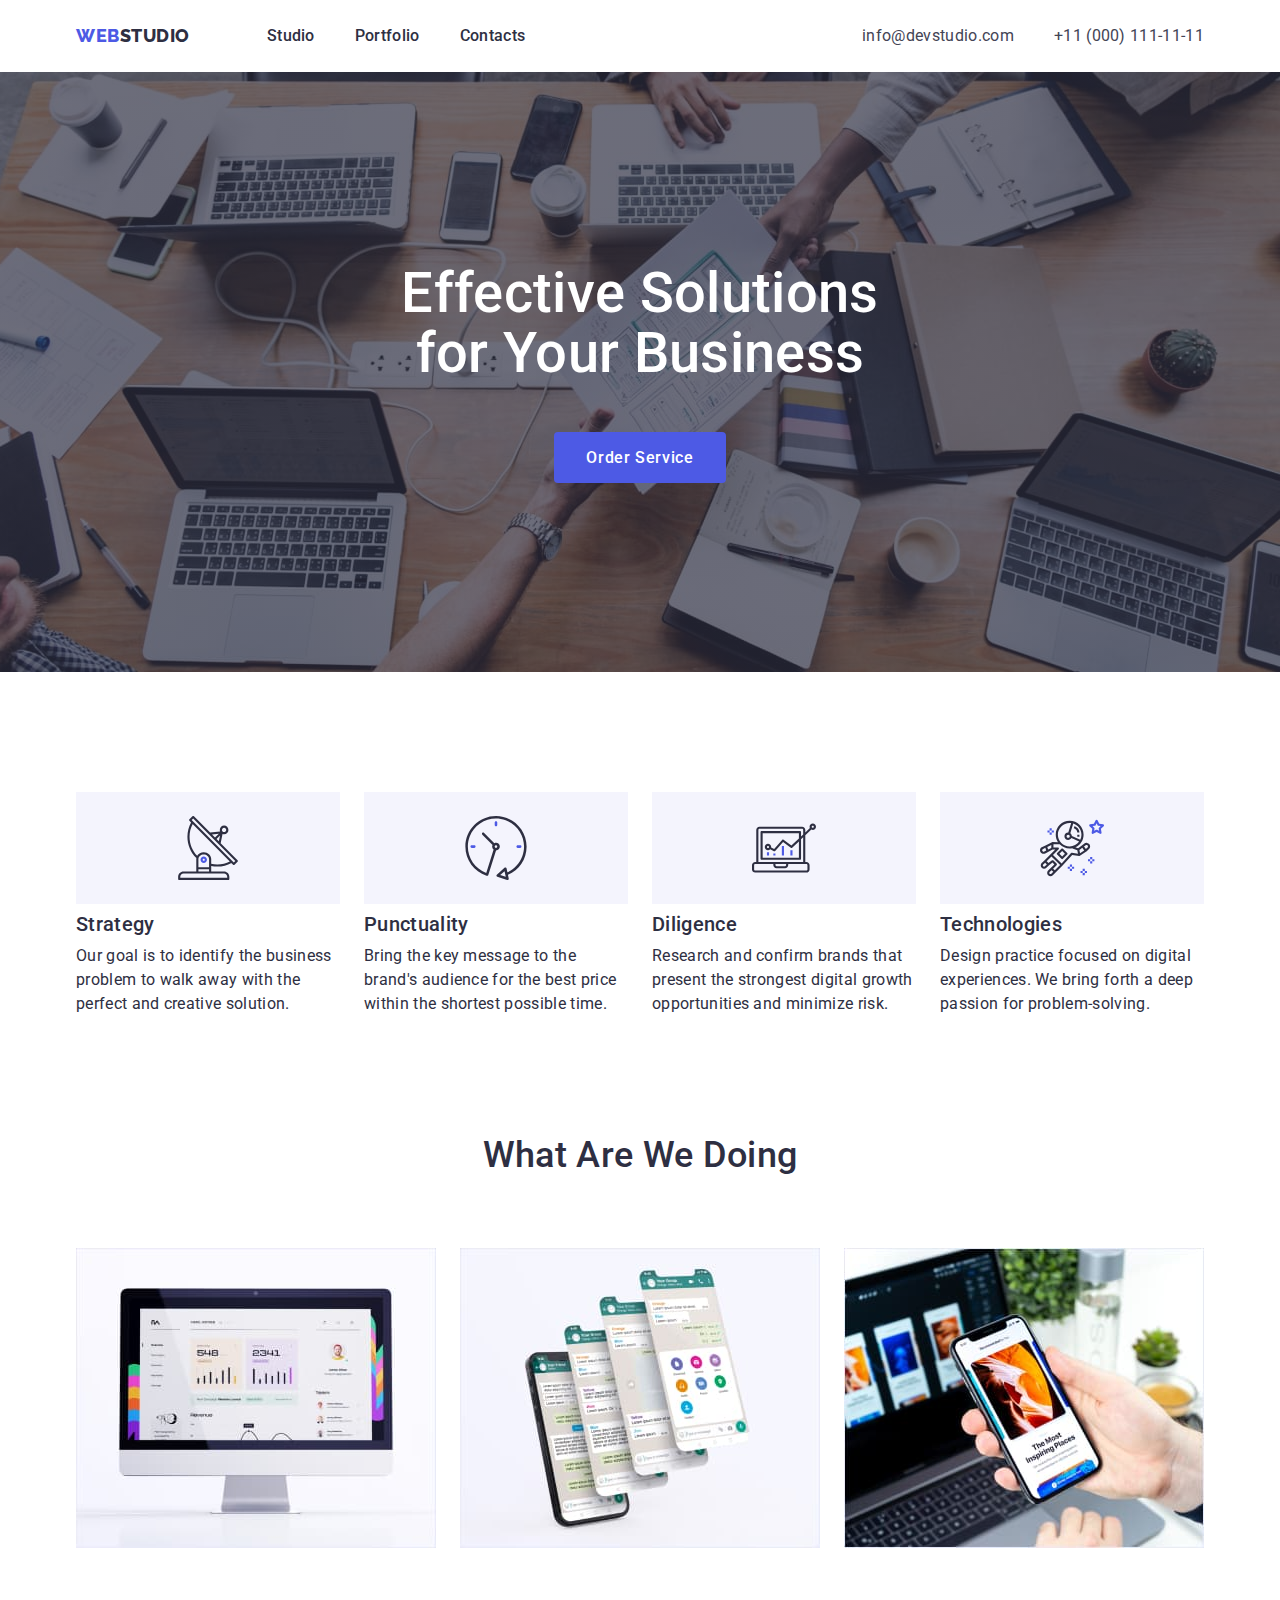
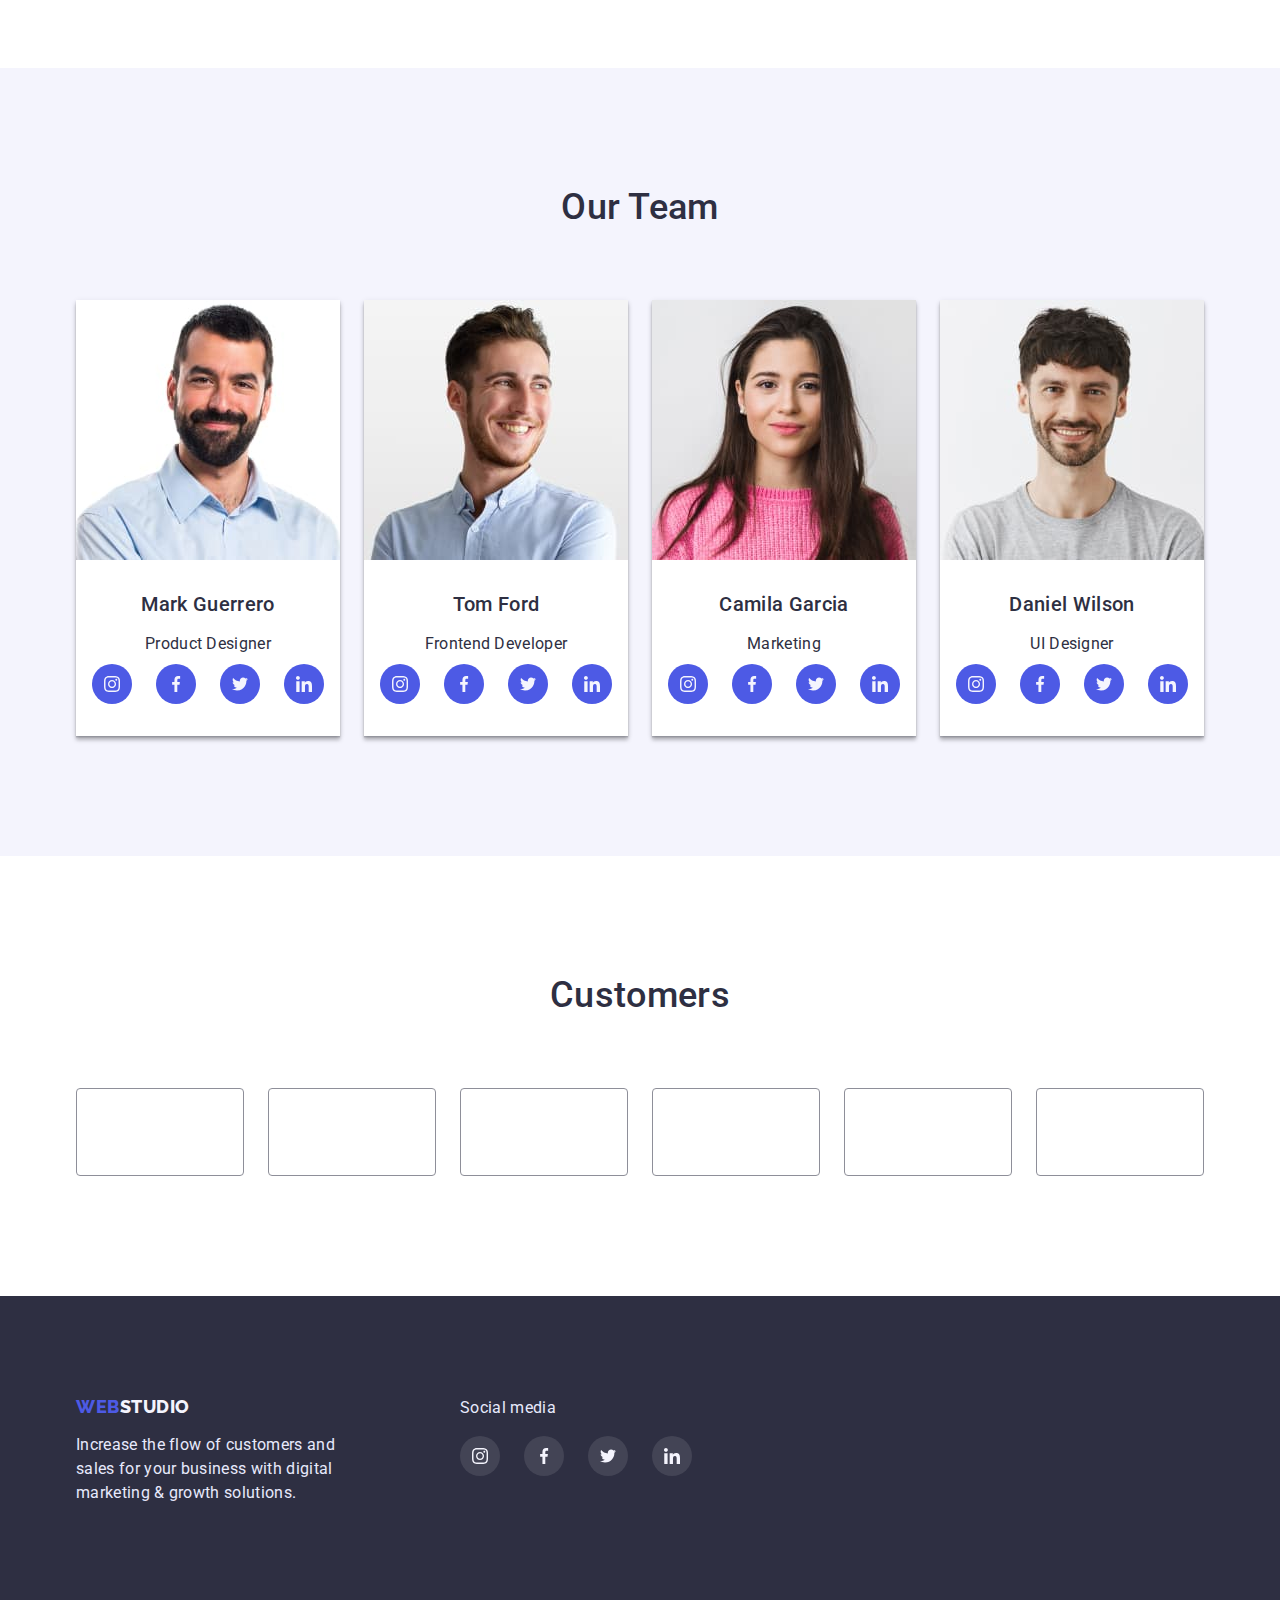
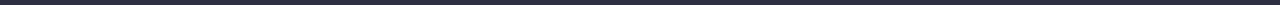
<file: index.html>
<!DOCTYPE html>
<html lang="en">
	<head>
		<meta charset="UTF-8" />
		<meta http-equiv="X-UA-Compatible" content="IE=edge" />
		<meta name="viewport" content="width=device-width, initial-scale=1.0" />
		<title>Studio</title>
		<link rel="preconnect" href="https://fonts.googleapis.com" />
		<link rel="preconnect" href="https://fonts.gstatic.com" crossorigin />
		<link
			href="https://fonts.googleapis.com/css2?family=Raleway:wght@800&family=Roboto:wght@400;500;700;900&display=swap"
			rel="stylesheet"
		/>
		<link
			rel="stylesheet"
			href="https://cdnjs.cloudflare.com/ajax/libs/modern-normalize/1.1.0/modern-normalize.min.css"
		/>
		<link rel="stylesheet" href="./css/styles.css" />
	</head>
	<body>
		<header>
			<div class="container header-nav">
				<a href="/" class="logo-header">Web<span class="logo-header-studio">studio</span></a>
				<nav>
					<ul class="site-nav">
						<li class="item"><a class="link" href="" class="link current">Studio</a></li>
						<li class="item"><a class="link" href="./portfolio.html" class="link">Portfolio</a></li>
						<li class="item"><a class="link" href="" class="link">Contacts</a></li>
					</ul>
				</nav>
				<ul class="contact-nav">
					<li class="item"><a class="link" href="mailto:info@devstudio.com">info@devstudio.com</a></li>
					<li class="item"><a class="link" href="tel:+110001111111">+11 (000) 111-11-11</a></li>
				</ul>
			</div>
		</header>

		<main>
			<!--Hero-->
			<section class="hero">
				<h1 class="hero-title">Effective Solutions for Your Business</h1>
				<button type="button" class="hero-button">Order Service</button>
			</section>

			<!--No name section-->
			<section class="section">
				<div class="container">
					<h2 class="section-title" hidden>Benefits</h2>
					<ul class="section-list">
						<li class="item-noname">
							<div class="noname-svg">
								<svg width="64" height="64"><use href="./images/icons.svg#icon-icon-strategy"></use></svg>
							</div>
							<h3 class="item-title">Strategy</h3>
							<p class="item-text"
								>Our goal is to identify the business problem to walk away with the perfect and creative solution.</p
							>
						</li>
						<li class="item-noname">
							<div class="noname-svg">
								<svg width="64" height="64"><use href="./images/icons.svg#icon-icon-punctuality"></use></svg>
							</div>
							<h3 class="item-title">Punctuality</h3>
							<p class="item-text"
								>Bring the key message to the brand's audience for the best price within the shortest possible time.</p
							>
						</li>
						<li class="item-noname">
							<div class="noname-svg">
								<svg width="64" height="64"><use href="./images/icons.svg#icon-icon-diligence"></use></svg>
							</div>
							<h3 class="item-title">Diligence</h3>
							<p class="item-text"
								>Research and confirm brands that present the strongest digital growth opportunities and minimize
								risk.</p
							>
						</li>
						<li class="item-noname">
							<div class="noname-svg">
								<svg width="64" height="64"><use href="./images/icons.svg#icon-icon-technologies"></use></svg>
							</div>
							<h3 class="item-title">Technologies</h3>
							<p class="item-text"
								>Design practice focused on digital experiences. We bring forth a deep passion for problem-solving.</p
							>
						</li>
					</ul>
				</div>
			</section>

			<!--What are we doing-->
			<section class="section-what">
				<div class="container">
					<h2 class="section-title">What Are We Doing</h2>
					<ul class="section-list">
						<li class="item-what"
							><img class="img-block" width="360" height="300" src="./images/computer.jpg" alt="computer"
						/></li>
						<li class="item-what"
							><img class="img-block" width="360" height="300" src="./images/smartphones.jpg" alt="smartphones"
						/></li>
						<li class="item-what"
							><img class="img-block" width="360" height="300" src="./images/workplace.jpg" alt="workplace"
						/></li>
					</ul>
				</div>
			</section>

			<!--Our team-->
			<section class="ourteam">
				<div class="container">
					<h2 class="section-title">Our Team</h2>
					<ul class="section-list">
						<li class="item-team">
							<img class="img-block" width="264" height="260" src="./images/mark.jpg" alt="photo of Mark" />
							<div class="ourteam-person">
								<h3 class="item-team-title">Mark Guerrero</h3>
								<p class="item-team-text">Product Designer</p>
								<ul class="social-list">
									<li class="item-social">
										<a class="link-social team" href="">
											<svg width="16" height="16">
												<use href="./images/icons.svg#icon-icon-instagram"></use>
											</svg>
										</a>
									</li>
									<li class="item-social">
										<a class="link-social team" href="">
											<svg width="16" height="16">
												<use href="./images/icons.svg#icon-icon-facebook"></use>
											</svg>
										</a>
									</li>
									<li class="item-social">
										<a class="link-social team" href="">
											<svg width="16" height="16">
												<use href="./images/icons.svg#icon-icon-twitter"></use>
											</svg>
										</a>
									</li>
									<li class="item-social">
										<a class="link-social team" href="">
											<svg width="16" height="16">
												<use href="./images/icons.svg#icon-icon-linkedin"></use>
											</svg>
										</a>
									</li>
								</ul>
							</div>
						</li>
						<li class="item-team">
							<img class="img-block" width="264" height="260" src="./images/tom.jpg" alt="photo of Tom" />
							<div class="ourteam-person">
								<h3 class="item-team-title">Tom Ford</h3>
								<p class="item-team-text">Frontend Developer</p>
								<ul class="social-list">
									<li class="item-social">
										<a class="link-social team" href="">
											<svg width="16" height="16"><use href="./images/icons.svg#icon-icon-instagram"></use></svg>
										</a>
									</li>
									<li class="item-social">
										<a class="link-social team" href="">
											<svg width="16" height="16"><use href="./images/icons.svg#icon-icon-facebook"></use></svg>
										</a>
									</li>
									<li class="item-social">
										<a class="link-social team" href="">
											<svg width="16" height="16"><use href="./images/icons.svg#icon-icon-twitter"></use></svg>
										</a>
									</li>
									<li class="item-social">
										<a class="link-social team" href="">
											<svg width="16" height="16"><use href="./images/icons.svg#icon-icon-linkedin"></use></svg>
										</a>
									</li>
								</ul>
							</div>
						</li>
						<li class="item-team">
							<img class="img-block" width="264" height="260" src="./images/camila.jpg" alt="photo of Camila" />
							<div class="ourteam-person">
								<h3 class="item-team-title">Camila Garcia</h3>
								<p class="item-team-text">Marketing</p>
								<ul class="social-list">
									<li class="item-social">
										<a class="link-social team" href="">
											<svg width="16" height="16"><use href="./images/icons.svg#icon-icon-instagram"></use></svg>
										</a>
									</li>
									<li class="item-social">
										<a class="link-social team" href="">
											<svg width="16" height="16"><use href="./images/icons.svg#icon-icon-facebook"></use></svg>
										</a>
									</li>
									<li class="item-social">
										<a class="link-social team" href="">
											<svg width="16" height="16"><use href="./images/icons.svg#icon-icon-twitter"></use></svg>
										</a>
									</li>
									<li class="item-social">
										<a class="link-social team" href="">
											<svg width="16" height="16"><use href="./images/icons.svg#icon-icon-linkedin"></use></svg>
										</a>
									</li>
								</ul>
							</div>
						</li>
						<li class="item-team">
							<img class="img-block" width="264" height="260" src="./images/daniel.jpg" alt="photo of Daniel" />
							<div class="ourteam-person">
								<h3 class="item-team-title">Daniel Wilson</h3>
								<p class="item-team-text">UI Designer</p>
								<ul class="social-list">
									<li class="item-social">
										<a class="link-social team" href="">
											<svg width="16" height="16"><use href="./images/icons.svg#icon-icon-instagram"></use></svg>
										</a>
									</li>
									<li class="item-social">
										<a class="link-social team" href="">
											<svg width="16" height="16"><use href="./images/icons.svg#icon-icon-facebook"></use></svg>
										</a>
									</li>
									<li class="item-social">
										<a class="link-social team" href="">
											<svg width="16" height="16"><use href="./images/icons.svg#icon-icon-twitter"></use></svg>
										</a>
									</li>
									<li class="item-social">
										<a class="link-social team" href="">
											<svg width="16" height="16"><use href="./images/icons.svg#icon-icon-linkedin"></use></svg>
										</a>
									</li>
								</ul>
							</div>
						</li>
					</ul>
				</div>
			</section>

			<!-- Customers -->
			<section class="section-customers">
				<div class="container">
					<h2 class="section-title">Customers</h2>
					<ul class="section-list">
						<li class="item-customers">
							<a class="link button-customers" width="168px" height="88px" href="">
								<svg class="icon-customers" width="104" height="56">
									<use href="./images/icons.svg#icon-customer-one"></use>
								</svg>
							</a>
						</li>
						<li class="item-customers">
							<a class="link button-customers" width="168px" height="88px" href="">
								<svg class="icon-customers" width="104" height="56">
									<use href="./images/icons.svg#icon-customer-two"></use>
								</svg>
							</a>
						</li>
						<li class="item-customers">
							<a class="link button-customers" width="168px" height="88px" href="">
								<svg class="icon-customers" width="104" height="56">
									<use href="./images/icons.svg#icon-customer-three"></use>
								</svg>
							</a>
						</li>
						<li class="item-customers">
							<a class="link button-customers" width="168px" height="88px" href="">
								<svg class="icon-customers" width="104" height="56">
									<use href="./images/icons.svg#icon-customer-four"></use>
								</svg>
							</a>
						</li>
						<li class="item-customers">
							<a class="link button-customers" width="168px" height="88px" href="">
								<svg class="icon-customers" width="104" height="56">
									<use href="./images/icons.svg#icon-customer-five"></use>
								</svg>
							</a>
						</li>
						<li class="item-customers">
							<a class="link button-customers" width="168px" height="88px" href="">
								<svg class="icon-customers" width="104" height="56">
									<use href="./images/icons.svg#icon-customer-six"></use>
								</svg>
							</a>
						</li>
					</ul>
				</div>
			</section>
		</main>

		<footer class="footer">
			<div class="container footer">
				<div>
					<a href="/" class="logo-footer">Web<span class="logo-footer-studio">studio</span></a>
					<p class="footer-text"
						>Increase the flow of customers and sales for your business with digital marketing & growth solutions.</p
					>
				</div>
				<div class="footer-social">
					<p class="footer-text social">Social media</p>
					<ul class="social-list footer">
						<li class="item-social">
							<a class="link-social footer" href="">
								<svg width="16" height="16"><use href="./images/icons.svg#icon-icon-instagram"></use></svg>
							</a>
						</li>
						<li class="item-social">
							<a class="link-social footer" href="">
								<svg width="16" height="16"><use href="./images/icons.svg#icon-icon-facebook"></use></svg>
							</a>
						</li>
						<li class="item-social">
							<a class="link-social footer" href="">
								<svg width="16" height="16"><use href="./images/icons.svg#icon-icon-twitter"></use></svg>
							</a>
						</li>
						<li class="item-social">
							<a class="link-social footer" href="">
								<svg width="16" height="16"><use href="./images/icons.svg#icon-icon-linkedin"></use></svg>
							</a>
						</li>
					</ul>
				</div>
			</div>
		</footer>
	</body>
</html>
</file>
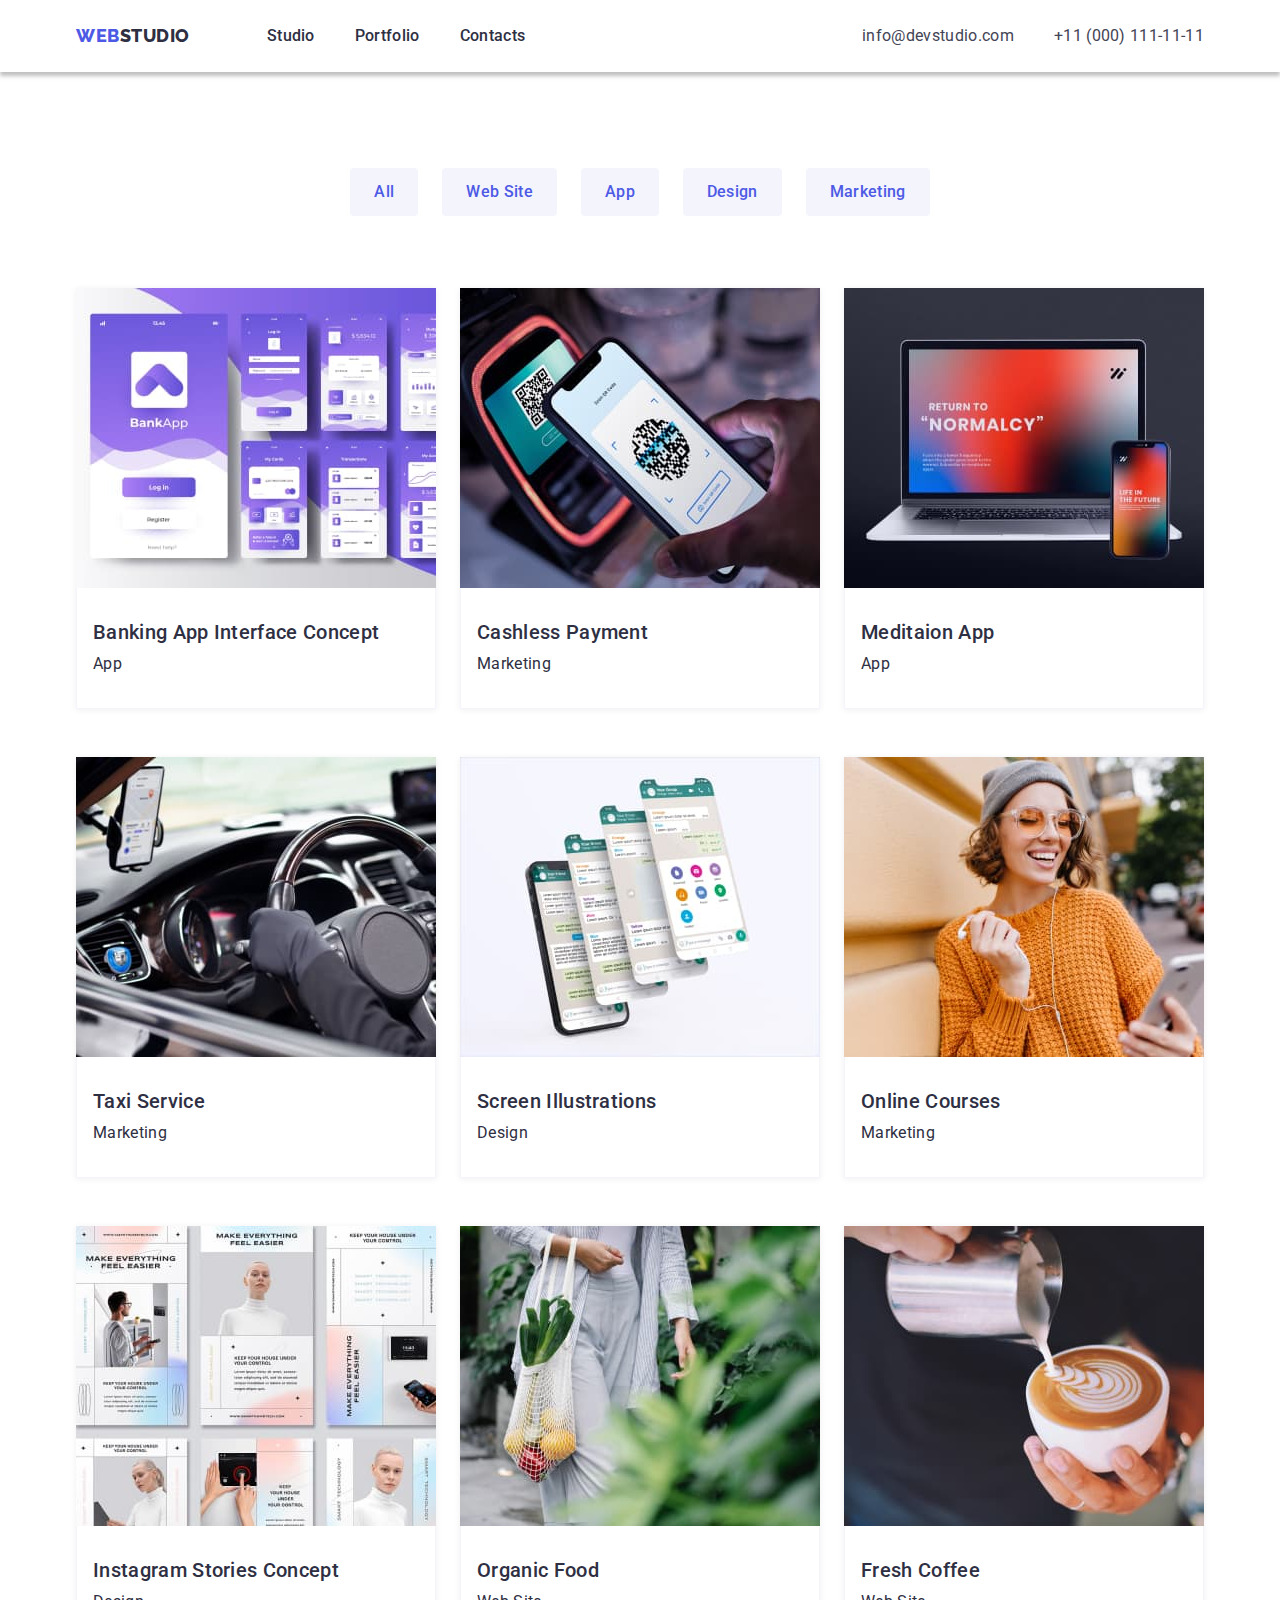
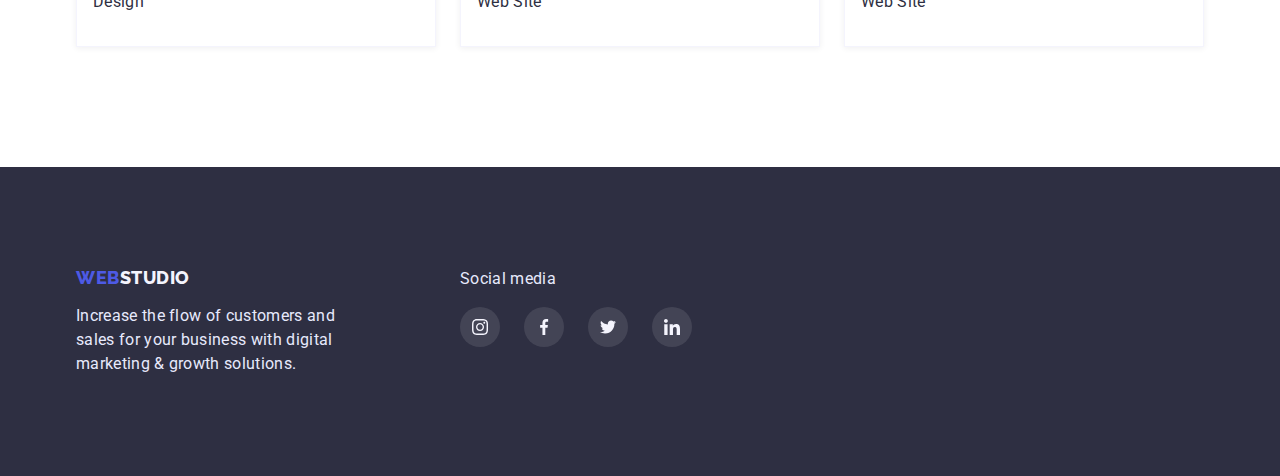
<file: portfolio.html>
<!DOCTYPE html>
<html lang="en">
	<head>
		<meta charset="UTF-8" />
		<meta http-equiv="X-UA-Compatible" content="IE=edge" />
		<meta name="viewport" content="width=device-width, initial-scale=1.0" />
		<title>Portfolio</title>
		<link rel="preconnect" href="https://fonts.googleapis.com" />
		<link rel="preconnect" href="https://fonts.gstatic.com" crossorigin />
		<link
			href="https://fonts.googleapis.com/css2?family=Raleway:wght@800&family=Roboto:wght@400;500;700;900&display=swap"
			rel="stylesheet"
		/>
		<link
			rel="stylesheet"
			href="https://cdnjs.cloudflare.com/ajax/libs/modern-normalize/1.1.0/modern-normalize.min.css"
		/>
		<link rel="stylesheet" href="./css/styles.css" />
	</head>

	<body>
		<header>
			<div class="container header-nav">
				<a href="/" class="logo-header">Web<span class="logo-header-studio">studio</span></a>
				<nav>
					<ul class="site-nav">
						<li class="item"><a class="link" href="./index.html" class="link">Studio</a></li>
						<li class="item"><a class="link" href="" class="link current">Portfolio</a></li>
						<li class="item"><a class="link" href="" class="link">Contacts</a></li>
					</ul>
				</nav>
				<ul class="contact-nav">
					<li class="item"><a class="link" href="mailto:info@devstudio.com">info@devstudio.com</a></li>
					<li class="item"><a class="link" href="tel:+110001111111">+11 (000) 111-11-11</a></li>
				</ul>
			</div>
		</header>

		<main>
			<!--Portfolio section-->
			<section class="portfolio-section">
				<h1 hidden>Portfolio</h1>
				<div class="container">
					<ul class="section-list-port port-btn">
						<li class="item">
							<button type="button" class="portfolio-button">All</button>
						</li>
						<li class="item">
							<button type="button" class="portfolio-button">Web Site</button>
						</li>
						<li class="item">
							<button type="button" class="portfolio-button">App</button>
						</li>
						<li class="item">
							<button type="button" class="portfolio-button">Design</button>
						</li>
						<li class="item">
							<button type="button" class="portfolio-button">Marketing</button>
						</li>
					</ul>
				</div>
				<div class="container">
					<ul class="portfolio-list">
						<li class="item-portfolio">
							<div class="link-portfolio">
								<a class="link-portfolio-link" href=""
									><img
										class="img-block"
										width="360"
										height="300"
										src="./images/banking.jpg"
										alt="Banking App Interface"
									/>
									<div class="item-about">
										<h2 class="item-title">Banking App Interface Concept</h2>
										<p class="item-text">App</p></div
									></a
								>
							</div>
						</li>
						<li class="item-portfolio">
							<div class="link-portfolio">
								<a class="link-portfolio-link" href=""
									><img
										class="img-block"
										width="360"
										height="300"
										src="./images/payment.jpg"
										alt="List of stylish and user-friendly apps"
									/>
									<div class="item-about">
										<h2 class="item-title">Cashless Payment</h2>
										<p class="item-text">Marketing</p></div
									></a
								>
							</div>
						</li>
						<li class="item-portfolio">
							<div class="link-portfolio">
								<a class="link-portfolio-link" href=""
									><img
										class="img-block"
										width="360"
										height="300"
										src="./images/meditaion.jpg"
										alt="Laptop and smartphone"
									/>
									<div class="item-about">
										<h2 class="item-title">Meditaion App</h2>
										<p class="item-text">App</p></div
									></a
								>
							</div>
						</li>
						<li class="item-portfolio">
							<div class="link-portfolio">
								<a class="link-portfolio-link" href=""
									><img class="img-block" width="360" height="300" src="./images/taxi.jpg" alt="Inside a taxi-car" />
									<div class="item-about">
										<h2 class="item-title">Taxi Service</h2>
										<p class="item-text">Marketing</p></div
									></a
								>
							</div>
						</li>
						<li class="item-portfolio">
							<div class="link-portfolio">
								<a class="link-portfolio-link" href=""
									><img
										class="img-block"
										width="360"
										height="300"
										src="./images/smartphones.jpg"
										alt="Illustrations on smartphone screens"
									/>
									<div class="item-about">
										<h2 class="item-title">Screen Illustrations</h2>
										<p class="item-text">Design</p></div
									></a
								>
							</div>
						</li>
						<li class="item-portfolio">
							<div class="link-portfolio">
								<a class="link-portfolio-link" href=""
									><img class="img-block" width="360" height="300" src="./images/courses.jpg" alt="Happy studentess" />
									<div class="item-about">
										<h2 class="item-title">Online Courses</h2>
										<p class="item-text">Marketing</p></div
									></a
								>
							</div>
						</li>
						<li class="item-portfolio">
							<div class="link-portfolio">
								<a class="link-portfolio-link" href=""
									><img
										class="img-block"
										width="360"
										height="300"
										src="./images/instagram.jpg"
										alt="Instagram stories"
									/>
									<div class="item-about">
										<h2 class="item-title">Instagram Stories Concept</h2>
										<p class="item-text">Design</p></div
									></a
								>
							</div>
						</li>
						<li class="item-portfolio">
							<div class="link-portfolio">
								<a class="link-portfolio-link" href=""
									><img class="img-block" width="360" height="300" src="./images/food.jpg" alt="Organic food" />
									<div class="item-about">
										<h2 class="item-title">Organic Food</h2>
										<p class="item-text">Web Site</p></div
									></a
								>
							</div>
						</li>
						<li class="item-portfolio">
							<div class="link-portfolio">
								<a class="link-portfolio-link" href=""
									><img class="img-block" width="360" height="300" src="./images/coffee.jpg" alt="Cup of coffee" />
									<div class="item-about">
										<h2 class="item-title">Fresh Coffee</h2>
										<p class="item-text">Web Site</p></div
									></a
								>
							</div>
						</li>
					</ul>
				</div>
			</section>
		</main>

		<footer class="footer">
			<div class="container footer">
				<div>
					<a href="/" class="logo-footer">Web<span class="logo-footer-studio">studio</span></a>
					<p class="footer-text"
						>Increase the flow of customers and sales for your business with digital marketing & growth solutions.</p
					>
				</div>
				<div class="footer-social">
					<p class="footer-text social">Social media</p>
					<ul class="social-list footer">
						<li class="item-social">
							<a class="link-social footer" href="">
								<svg width="16" height="16"><use href="./images/icons.svg#icon-icon-instagram"></use></svg>
							</a>
						</li>
						<li class="item-social">
							<a class="link-social footer" href="">
								<svg width="16" height="16"><use href="./images/icons.svg#icon-icon-facebook"></use></svg>
							</a>
						</li>
						<li class="item-social">
							<a class="link-social footer" href="">
								<svg width="16" height="16"><use href="./images/icons.svg#icon-icon-twitter"></use></svg>
							</a>
						</li>
						<li class="item-social">
							<a class="link-social footer" href="">
								<svg width="16" height="16"><use href="./images/icons.svg#icon-icon-linkedin"></use></svg>
							</a>
						</li>
					</ul>
				</div>
			</div>
		</footer>
	</body>
</html>
</file>
<file: css/styles.css>
:root {
    --primary-color: #2E2F42;
    --secondary-color: #FFFFFF;
    --primary-text-color: #434455;
    --footer-studio-color: #F4F4FD;
    --footer-text-color: #E7E9FC;
    --accent-color: #4D5AE5;
    --icon-border-color: #8E8F99;
    --hero-button-active-color: #404BBF;
    --social-media-hover-color: #31D0AA;
}

body {
    color: var(--primary-text-color);
    background-color: var(--secondary-color);
    font-family: Roboto, sans-serif;
    font-size: 16px;
    line-height: 1.5;
    letter-spacing: 0.02em;
}
h1, h2, h3, h4, h5, h6 {
    margin-top: 0;
    margin-bottom: 0;
}
header {
box-shadow: 0 4px 4px 0 rgba(0, 0, 0, 0.25);
}
.container {
    width: 1158px;
    margin: 0 auto;
    padding: 0 15px;
}

/* header */
.header-nav {
    display: flex;
    align-items: center;
    
}
.link {
    text-decoration: none;
}
.logo-header {
    margin-right: 77px;
    color: var(--accent-color);
    font-family: Raleway, sans-serif;
    font-weight: 800;
    font-size: 18px;
    line-height: 1.33;
    text-transform: uppercase;
    letter-spacing: 0.03em;
    text-decoration: none;
}
.logo-header:focus,
.logo-header:hover {
    color: var(--primary-color);
}
.logo-header-studio {
    color: var(--primary-color);
}
.logo-header-studio:focus,
.logo-header-studio:hover {
    color: var(--accent-color);
}
.site-nav {
    display: flex;
    list-style-type: none;
    padding: 0;
    margin: 0;
}
.site-nav .link {
    display: block;
    padding-top: 24px;
    padding-bottom: 24px;
    color: var(--primary-color);
    font-weight: 500;
    font-size: 16px;
    line-height: 1.5;
}
.site-nav .item + .item {
    margin-left: 40px;
}
.site-nav .link:hover,
.site-nav .link:focus {
    color: var(--primary-text-color);
}
.site-nav .link:active {
    color: var(--accent-color);
}
.site-nav .link.current {
    color: var(--accent-color);
}
.contact-nav {
    display: flex;
    padding: 0;
    margin: 0;
    margin-left: auto;
    list-style-type: none;
}
.contact-nav .item + .item {
    margin-left: 40px;
}
.contact-nav .link {
    display: block;
    padding-top: 24px;
    padding-bottom: 24px;
    color: var(--primary-text-color);
    font-size: 16px;
    line-height: 1.5;
}
.contact-nav .link:focus,
.contact-nav .link:hover {
    color: var(--accent-color);
}

/* hero */
.hero {
    padding-top: 192px;
    padding-bottom: 192px;
    margin: 0 auto;
    color: var(--secondary-color);
    text-align: center;
    max-width: 1440px;
    height: 600px;
    background-image: linear-gradient(to right,
     rgba(46, 47, 66, 0.7), rgba(46, 47, 66, 0.7)),
      url(../images/people-office.jpg);
    background-position: center;
    background-size: cover; 
    background-color: var(--primary-color);
}
.hero-title {
    font-weight: 500;
    font-size: 56px;
    line-height: 1.07;
    width: 492px;
    margin: 0 auto 48px;
}
.hero-button {
    color: var(--secondary-color);
    background-color: var(--accent-color);
    font-family: inherit;
    font-weight: 500;
    font-size: 16px;
    line-height: 1.19;
    letter-spacing: 0.04em;
    cursor: pointer;
    border: none;
    border-radius: 4px;
    padding: 16px 32px;
}
.hero-button:hover,
.hero-button:focus {
    color: var(--secondary-color);
    background-color: var(--accent-color);
    box-shadow: 0 2px 1px 0 rgba(46, 47, 66, 0.08),
                0 1px 1px 0 rgba(46, 47, 66, 0.16),
                0 1px 6px 0 rgba(46, 47, 66, 0.08);
}
.hero-button:active {
    color: var(--secondary-color);
    background-color: var(--hero-button-active-color);
}    


/* sections (excluding "Our team") */
.section {
    background-color: var(--secondary-color);
    padding-top: 120px;
    padding-bottom: 120px;
}
.section-what {
    background-color: var(--secondary-color);
    padding-top: 0;
    padding-bottom: 120px;
}
.section-title {
    color: var(--primary-color);
    font-weight: 500;
    font-size: 36px;
    line-height: 1.11;
    text-align: center;
    margin-top: 0;
    margin-bottom: 72px;
    
}
.section-list {
    display: flex;
    list-style-type: none;
    padding: 0;
    margin: 0;
}
.section-list .item-title,
.portfolio-list .item-title {
    color: var(--primary-color);
    font-weight: 500;
    font-size: 20px;
    line-height: 1.2;
    padding: 0;
    margin: 0;
}
.section-list .item-text,
.portfolio-list .item-text {
    color: var(--primary-color);
    padding: 0;
    margin: 0;
}
.item-noname {
    width: 264px;
    margin-right: 24px;
}
.item-noname:nth-child(4n) {
    margin-right: 0;
}
.item-noname .item-title {
    margin-bottom: 8px;
}
.noname-svg {
    height: 112px;
    background-color: var(--footer-studio-color);
    margin-bottom: 8px;
    background-repeat: no-repeat;
    background-position: center;   
    text-align: center; 
    padding-top: 24px;
    padding-bottom: 24px;
}
.item-what {
    margin-right: 24px;
}
.item-what:nth-child(3n) {
    margin-right: 0;
}
.img-block {
    display: block;
}

/* our team */
.ourteam {
    background-color: var(--footer-studio-color);
    padding-top: 120px;
    padding-bottom: 120px;
}
.item-team {
    margin-right: 24px;
    text-align: center;
    background-color: var(--secondary-color);
    box-shadow: 0 2px 1px 0 rgba(46, 47, 66, 0.08),
                0 1px 1px 0 rgba(46, 47, 66, 0.16),
                0 1px 6px 0 rgba(46, 47, 66, 0.08),
                0 4px 4px 0 rgba(0, 0, 0, 0.25);
}
.item-team:nth-child(4n) {
    margin-right: 0;
}
.ourteam-person {
    padding-top: 32px;
    padding-bottom: 32px;
}
.item-team-title {
    margin-bottom: 8px;
    color: var(--primary-color);
    font-weight: 500;
    font-size: 20px;
    line-height: 1.2;
}
.item-team-text {
    color: var(--primary-color);
    margin-bottom: 8px;
}
.social-list {
    list-style-type: none;
    display: flex;
    justify-content: center;
    padding: 0;
    margin: 0
}
.item-social {
    margin-right: 24px;
    width: 40px;
    height: 40px;
}
.item-social:nth-child(4n) {
    margin-right: 0;
}
.link-social.team {
    display: block;
    display: flex;
    justify-content: center;
    align-items: center;
    border-radius: 20px;
    background-color: var(--accent-color);
    width: 100%;
    height: 100%;
}
.link-social.team:hover,
.link-social.team:focus {
    box-shadow: 0 4px 4px 0 rgba(0, 0, 0, 0.25);
    /* background-color: var(--social-media-hover-color); */
}

/* Section Customers */
.section-customers {
    padding-top: 120px;
    padding-bottom: 120px;
}
.item-customers {
    margin-right: 24px;
}
.item-customers:nth-child(6n) {
    margin-right: 0;
}
.item-customers.button {
    border: none;
}
.button-customers {
    display: block;
    width: 168px;
    height: 88px;
    border: 1px solid;
    border-radius: 4px;
    color: var(--icon-border-color);
    border-color: var(--icon-border-color);
    padding-top: 12px;
    padding-bottom: 12px;
    text-align: center;
}
.button-customers:focus,
.button-customers:hover {
    color: var(--accent-color);
    border-color: var(--accent-color);
}
.icon-customers {
    fill: currentColor;
}

/* footer */
.footer {
    color: var(--footer-text-color);
    background-color: var(--primary-color);
}
.container.footer {
    display: flex;
    padding-top: 100px;
    padding-bottom: 100px;
}
.logo-footer {
    color: var(--accent-color);
    font-family: Raleway, sans-serif;
    font-weight: 800;
    font-size: 18px;
    line-height: 1.17;
    text-transform: uppercase;
    letter-spacing: 0.03em;
    text-decoration: none;
    display: inline-block;
    margin-bottom: 16px;
}
.logo-footer:focus,
.logo-footer:hover {
    color: var(--footer-studio-color);
}
.logo-footer-studio {
    color: var(--footer-studio-color);
}
.logo-footer-studio:hover,
.logo-footer-studio:focus {
    color: var(--accent-color);
}
.footer-text {
    width: 264px;
    margin-top: 0;
    margin-bottom: 0;
}
.footer-social {
    margin-left: 120px;
}
.social-list.footer {
    justify-content: left;
}
.footer-text.social {
    margin-bottom: 16px;
}
.link-social.footer {
    display: block;
    display: flex;
    justify-content: center;
    align-items: center;
    border-radius: 20px;
    width: 100%;
    height: 100%;
    padding-top: 12px;
    padding-bottom: 12px;
    background-color: rgba(255, 255, 255, 0.1);
}
.link-social.footer:focus,
.link-social.footer:hover {
    background-color: var(--social-media-hover-color);
}

/* portfolio */
.portfolio-section {
    padding-top: 96px;
    padding-bottom: 120px;
}
.section-list-port {
    display: flex;
    list-style-type: none;
    padding: 0;
    margin-top: 0;
    margin-bottom: 72px;
}
.portfolio-button {
    display: block;
    padding: 12px 24px;
    border: none;
    border-radius: 4px;
    background-color: var(--footer-studio-color);
    color: var(--accent-color);
    font-family: inherit;
    font-size: inherit;
    line-height: inherit;
    letter-spacing: inherit;
    font-weight: 500;
    cursor: pointer;
}
.portfolio-button:focus,
.portfolio-button:hover {
    background-color: var(--accent-color);
    color: var(--secondary-color);
    box-shadow: 0 2px 2px 0 rgba(0, 0, 0, 0.12),
                0 2px 1px 0 rgba(0, 0, 0, 0.08),
                0 3px 1px 0 rgba(0, 0, 0, 0.10); 
}
.port-btn {
    display: flex;
    justify-content: center;
    align-items: center;
}
.port-btn .item + .item {
   margin-left: 24px;
}
.portfolio-list {
    display: flex;
    flex-wrap: wrap;
    list-style-type: none;
    padding: 0;
    margin: 0;
}
.portfolio-list .item-title {
    margin-bottom: 8px;
}
.item-portfolio {
    margin-right: 24px;
    margin-bottom: 48px;
}
.item-portfolio:nth-child(3n) {
    margin-right: 0;
}
.item-portfolio:nth-last-child(-n+3) {
    margin-bottom: 0;
}
.link-portfolio-link {
    text-decoration: none;
    display: block;
    box-shadow: 0 1px 6px 0 rgba(46, 47, 66, 0.08);
}
.link-portfolio-link:hover,
.link-portfolio-link:focus {
    box-shadow: 0 2px 1px 0 rgba(46, 47, 66, 0.08),
                0 1px 1px 0 rgba(46, 47, 66, 0.16),
                0 1px 6px 0 rgba(46, 47, 66, 0.08);
}
.item-about {
    padding-top: 32px;
    padding-bottom: 32px;
    padding-left: 16px;
    border-left: 0.5px solid var(--footer-studio-color);;
    border-bottom: 0.5px solid var(--footer-studio-color);
    border-right: 0.5px solid var(--footer-studio-color);
}
</file>
